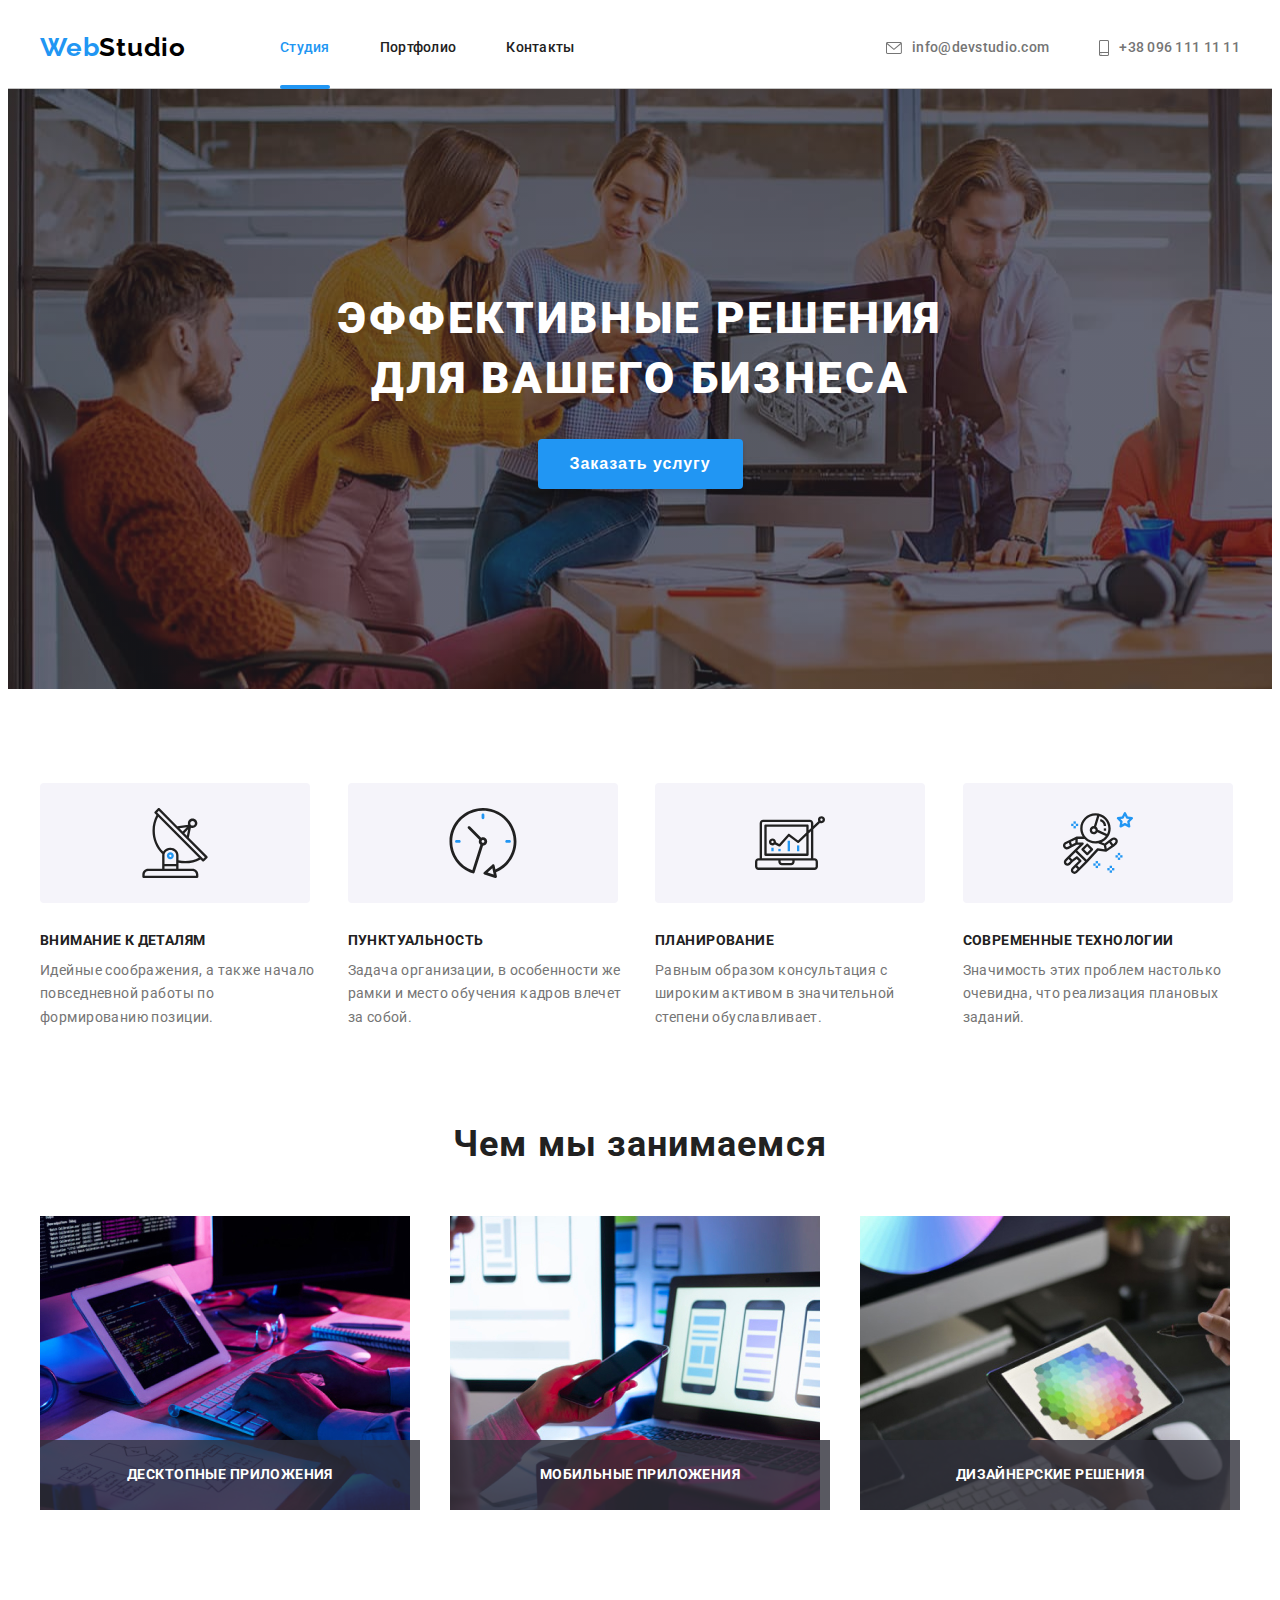
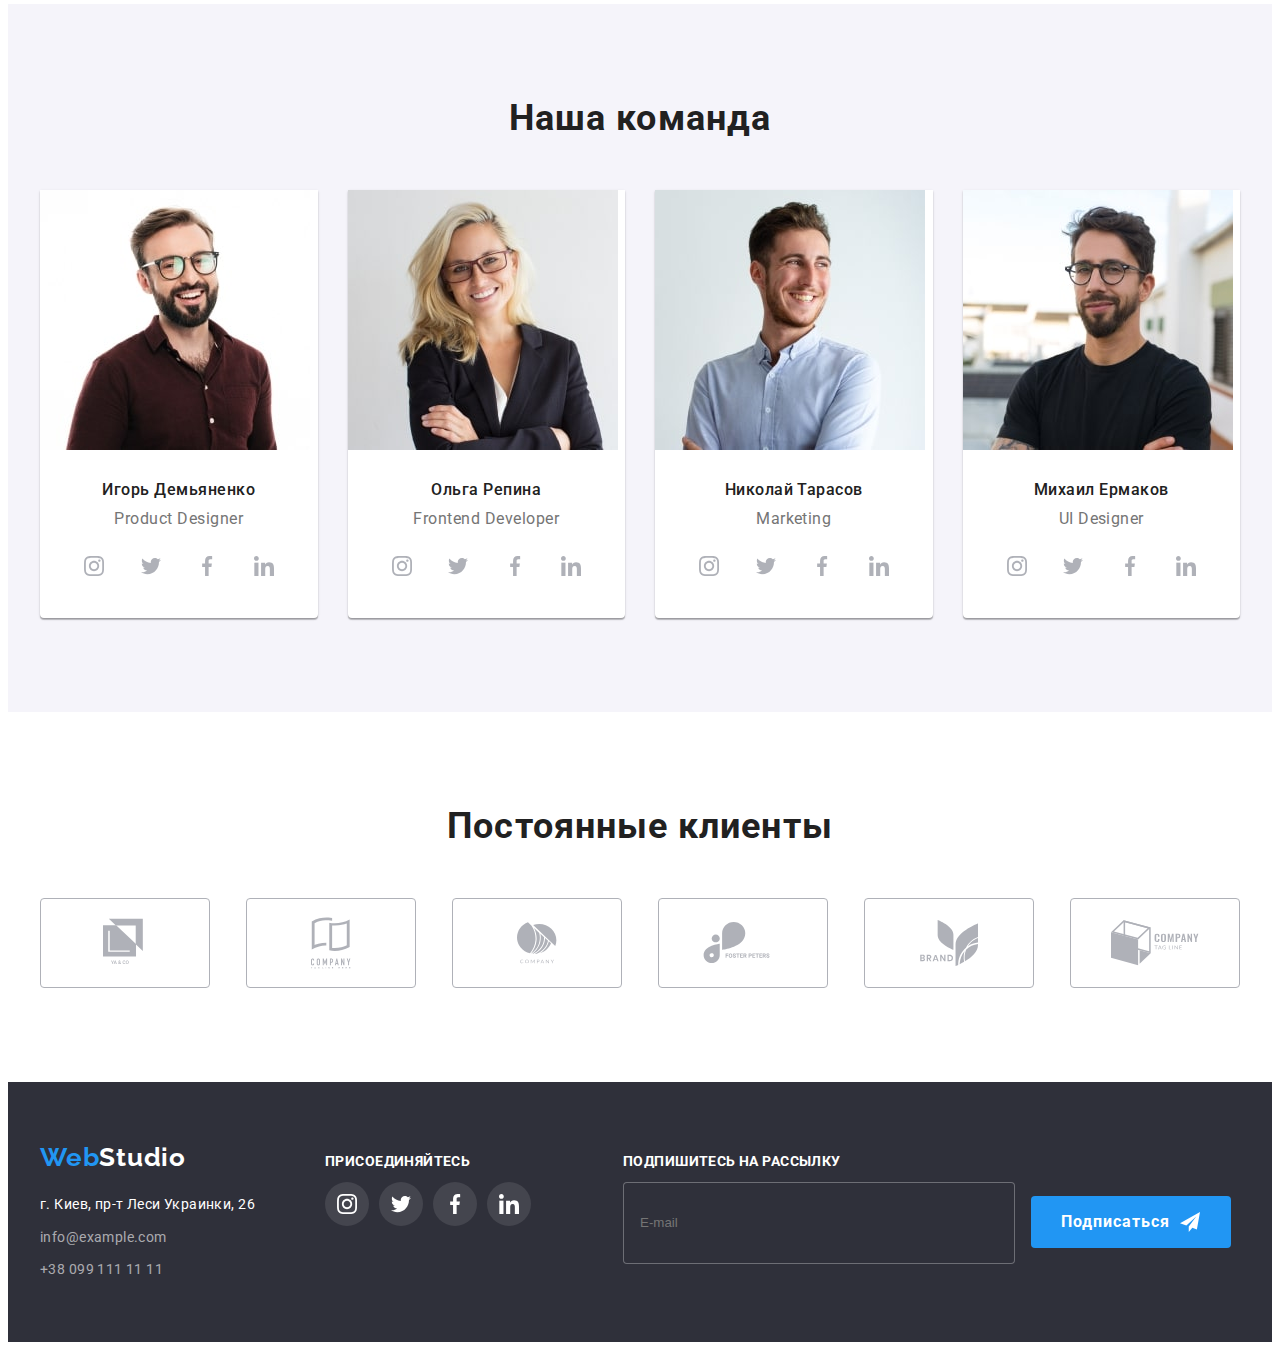
<file: index.html>
<!DOCTYPE html>
<html lang="ru">

<head>
    <meta charset="UTF-8">
    <meta http-equiv="X-UA-Compatible" content="IE=edge">
    <meta name="viewport" content="width=device-width, initial-scale=1.0">
    <title>WebStudio</title>
    <link rel="preconnect" href="https://fonts.gstatic.com">
    <link
        href="https://fonts.googleapis.com/css2?family=Raleway:wght@700&family=Roboto:wght@400;500;700;900&display=swap"
        rel="stylesheet">
    <link rel="stylesheet" href="https://cdnjs.cloudflare.com/ajax/libs/modern-normalize/1.0.0/modern-normalize.min.css"
        integrity="sha512-ISS7cAi1PEhQ8jnbJpJZMd29NlhNj4AWYyLOSp2CE/CsHxTCu+r+t0D2yoJudVrd0/8fTVPUVDzY5Tvli75u/g=="
        crossorigin="anonymous" />
    <link rel="stylesheet" href="./css/styles.css">
</head>

<body>

    <header class="header">
        <div class="container">
            <nav class="navigation">
                <a class="logo link " href="./index.html" lang="en">Web<span class="logo-light-theme">Studio</span></a>
                <ul class="list navigation-list">
                    <li class="navigation-item">
                        <a class="navigation-link link chosen" href="./index.html">Студия</a>
                    </li>
                    <li class="navigation-item">
                        <a class="navigation-link link" href="./portfolio.html">Портфолио</a>
                    </li>
                    <li class="navigation-item">
                        <a class="navigation-link link" href="">Контакты</a>
                    </li>
                </ul>
            </nav>
            <ul class="navigation-contacts-list list">
                <li class="navigation-contacts-item">
                    <a class="post-link link" href="mailto:info@devstudio.com">
                        <svg class="icon-header" width="16" height="12">
                            <use href="./images/sprite.svg#icon-envelope"></use>
                        </svg> info@devstudio.com
                    </a>
                </li>
                <li class="navigation-contacts-item">
                    <a class="tel-link link" href="tel:+380961111111">
                        <svg class="icon-header" width="10" height="16">
                            <use href="./images/sprite.svg#icon-smartphone"></use>
                        </svg>+38 096 111 11 11
                    </a>
                </li>
            </ul>
        </div>
    </header>

    <main>
        <!-- HERO -->
        <section class="hero">
            <div class="container">
                <h1 class="hero-titel">Эффективные решения для вашего бизнеса</h1>
                <button class="modal-button" type="button" data-modal-open>Заказать услугу</button>
                </div>

        </section>

        <!-- Features -->
        <section class="features">
            <div class="container">
                <h2 class="visually-hidden">Особенности</h2>
                <ul class="features-list list">
                    <li class="features-item ">
                        <div class="features-icon-box">
                            <svg class="features-icon" width="70px" height="70px">
                                <use href="./images/sprite.svg#icon-antenna"></use>
                            </svg>
                        </div>
                        <h3 class=features-subtitle>Внимание к деталям</h3>
                        <p class="features-description">
                            Идейные соображения, а также начало повседневной работы по
                            формированию позиции.
                        </p>
                    </li>
                    <li class="features-item">
                        <div class="features-icon-box">
                            <svg class="features-icon" width="70px" height="70px">
                                <use href="./images/sprite.svg#icon-clock"></use>
                            </svg>
                        </div>
                        <h3 class=features-subtitle>Пунктуальность</h3>
                        <p class="features-description">
                            Задача организации, в особенности же рамки и место обучения кадров
                            влечет за собой.
                        </p>
                    </li>
                    <li class="features-item">
                        <div class="features-icon-box">
                            <svg class="features-icon" width="70px" height="70px">
                                <use href="./images/sprite.svg#icon-diagram"></use>
                            </svg>
                        </div>
                        <h3 class=features-subtitle>Планирование</h3>
                        <p class="features-description">
                            Равным образом консультация с широким активом в значительной степени
                            обуславливает.
                        </p>
                    </li>
                    <li class="features-item">
                        <div class="features-icon-box">
                            <svg class="features-icon" width="70px" height="70px">
                                <use href="./images/sprite.svg#icon-astronaut"></use>
                            </svg>
                        </div>
                        <h3 class=features-subtitle>Современные технологии</h3>
                        <p class="features-description">
                            Значимость этих проблем настолько очевидна, что реализация плановых
                            заданий.
                        </p>
                    </li>
                </ul>
            </div>
        </section>

        <!-- Our work -->
        <section class="work">
            <div class="container">
                <h2 class="section-subtitel">Чем мы занимаемся</h2>
                <ul class="work-list list">
                    <li class="work-item">
                        <img class="work-img" src="./images/our_work/our_work_img_1.jpg" alt=" программист верстает веб-страницу" width="370"
                            height="294">
                        <div class="picture-caption">
                            <h3 class="subtitel-caption">Десктопные приложения</h3>
                        </div>
                    </li>
                    <li class="work-item">
                        <img class="work-img" src="./images/our_work/our_work_img_2.jpg"
                            alt="програмист адаптирует сайт для мобильных устройств" width="370" height="294">
                        <div class="picture-caption">
                            <h3 class="subtitel-caption">Мобильные приложения</h3>
                        </div>
                    </li>
                    <li class="work-item">
                        <img class="work-img" src="./images/our_work/our_work_img_3.jpg" alt="дизайнер делает макет веб-страницу" width="370"
                            height="294">
                        <div class="picture-caption">
                            <h3 class="subtitel-caption">Дизайнерские решения</h3>
                        </div>
                    </li>
                </ul>
            </div>
        </section>

        <!-- Team -->
        <section class="team">
            <div class="container">
                <h2 class="section-subtitel">Наша команда</h2>
                <ul class="team-list list">
                    <li class="team-item">
                        <img class="team-img" src="./images/team/igor_dem'yanenko.jpg" alt="Игорь Демьяненко" width="270" height="260">
                        <div class="team-des-images">
                            <h4 class="team-subtitle">Игорь Демьяненко</h4>
                            <p class="team-des" lang="en">Product Designer</p>
                            <ul class="team-icon-list list">
                                <li class="team-icon-item">
                                    <a href="" class="team-link-icon link">
                                        <svg class="team-icon" width="20" height="20">
                                            <use href="./images/sprite.svg#icon-instagram"></use>
                                        </svg>
                                    </a>
                                </li>
                                <li class="team-icon-item">
                                    <a href="" class="team-link-icon link">
                                        <svg class="team-icon" width="20" height="20">
                                            <use href="./images/sprite.svg#icon-twitter"></use>
                                        </svg>
                                    </a>
                                </li>
                                <li class="team-icon-item">
                                    <a href="" class="team-link-icon link">
                                        <svg class="team-icon" width="20" height="20">
                                            <use href="./images/sprite.svg#icon-facebook"></use>
                                        </svg>
                                    </a>
                                </li>
                                <li class="team-icon-item">
                                    <a href="" class="team-link-icon link">
                                        <svg class="team-icon" width="20" height="20">
                                            <use href="./images/sprite.svg#icon-linkedin"></use>
                                        </svg>
                                    </a>
                                </li>
                            </ul>
                        </div>
                    </li>
                    <li class="team-item">
                        <img class="team-img" src="./images/team/olga_repina.jpg" alt="Ольга Репина" width="270" height="260">
                        <div class="team-des-images">
                            <h4 class="team-subtitle">Ольга Репина</h4>
                            <p class="team-des" lang="en">Frontend Developer</p>
                            <ul class="team-icon-list list">
                                <li class="team-icon-item">
                                    <a href="" class="team-link-icon link">
                                        <svg class="team-icon" width="20" height="20">
                                            <use href="./images/sprite.svg#icon-instagram"></use>
                                        </svg>
                                    </a>
                                </li>
                                <li class="team-icon-item">
                                    <a href="" class="team-link-icon link">
                                        <svg class="team-icon" width="20" height="20">
                                            <use href="./images/sprite.svg#icon-twitter"></use>
                                        </svg>
                                    </a>
                                </li>
                                <li class="team-icon-item">
                                    <a href="" class="team-link-icon link">
                                        <svg class="team-icon" width="20" height="20">
                                            <use href="./images/sprite.svg#icon-facebook"></use>
                                        </svg>
                                    </a>
                                </li>
                                <li class="team-icon-item">
                                    <a href="" class="team-link-icon link">
                                        <svg class="team-icon" width="20" height="20">
                                            <use href="./images/sprite.svg#icon-linkedin"></use>
                                        </svg>
                                    </a>
                                </li>
                            </ul>
                        </div>
                    </li>
                    <li class="team-item">
                        <img class="team-img" src="./images/team/nikolay_tarasov.jpg" alt="Николай Тарасов" width="270" height="260">
                        <div class="team-des-images">
                            <h4 class="team-subtitle">Николай Тарасов</h4>
                            <p class="team-des" lang="en">Marketing</p>
                            <ul class="team-icon-list list">
                                <li class="team-icon-item">
                                    <a href="" class="team-link-icon link">
                                        <svg class="team-icon" width="20" height="20">
                                            <use href="./images/sprite.svg#icon-instagram"></use>
                                        </svg>
                                    </a>
                                </li>
                                <li class="team-icon-item">
                                    <a href="" class="team-link-icon link">
                                        <svg class="team-icon" width="20" height="20">
                                            <use href="./images/sprite.svg#icon-twitter"></use>
                                        </svg>
                                    </a>
                                </li>
                                <li class="team-icon-item">
                                    <a href="" class="team-link-icon link">
                                        <svg class="team-icon" width="20" height="20">
                                            <use href="./images/sprite.svg#icon-facebook"></use>
                                        </svg>
                                    </a>
                                </li>
                                <li class="team-icon-item">
                                    <a href="" class="team-link-icon link">
                                        <svg class="team-icon" width="20" height="20">
                                            <use href="./images/sprite.svg#icon-linkedin"></use>
                                        </svg>
                                    </a>
                                </li>
                            </ul>
                        </div>
                    </li>
                    <li class="team-item">
                        <img class="team-img" src="./images/team/mikhail_ermakov.jpg" alt="Михаил Ермаков" width="270" height="260">
                        <div class="team-des-images">
                            <h4 class="team-subtitle">Михаил Ермаков</h4>
                            <p class="team-des" lang="en">UI Designer</p>
                            <ul class="team-icon-list list">
                                <li class="team-icon-item">
                                    <a href="" class="team-link-icon link">
                                        <svg class="team-icon" width="20" height="20">
                                            <use href="./images/sprite.svg#icon-instagram"></use>
                                        </svg>
                                    </a>
                                </li>
                                <li class="team-icon-item">
                                    <a href="" class="team-link-icon link">
                                        <svg class="team-icon" width="20" height="20">
                                            <use href="./images/sprite.svg#icon-twitter"></use>
                                        </svg>
                                    </a>
                                </li>
                                <li class="team-icon-item">
                                    <a href="" class="team-link-icon link">
                                        <svg class="team-icon" width="20" height="20">
                                            <use href="./images/sprite.svg#icon-facebook"></use>
                                        </svg>
                                    </a>
                                </li>
                                <li class="team-icon-item">
                                    <a href="" class="team-link-icon link">
                                        <svg class="team-icon" width="20" height="20">
                                            <use href="./images/sprite.svg#icon-linkedin"></use>
                                        </svg>
                                    </a>
                                </li>
                            </ul>
                        </div>
                    </li>
                </ul>
            </div>
        </section>

        <!-- Clients -->
        <section class="clients">
            <div class="container">
                <h2 class="section-subtitel">Постоянные клиенты</h2>
                <ul class="clients-list list">
                    <li class="clients-item">
                        <a class="clients-link link" href="#">
                            <svg class="clients-icon" width="44px" height="50px">
                                <use href="./images/sprite.svg#icon-logo-1"></use>
                            </svg>
                        </a>
                    </li>
                    <li class="clients-item">
                        <a class="clients-link link" href="">
                            <svg class="clients-icon" width="40px" height="52px">
                                <use href="./images/sprite.svg#icon-logo-2"></use>
                            </svg>
                        </a>
                    </li>
                    <li class="clients-item">
                        <a class="clients-link link" href="">
                            <svg class="clients-icon" width="40px" height="42px">
                                <use href="./images/sprite.svg#icon-logo-3"></use>
                            </svg>
                        </a>
                    </li>
                    <li class="clients-item">
                        <a class="clients-link link" href="">
                            <svg class="clients-icon" width="80px" height="42px">
                                <use href="./images/sprite.svg#icon-logo-4"></use>
                            </svg>
                        </a>
                    </li>
                    <li class="clients-item">
                        <a class="clients-link link" href="">
                            <svg class="clients-icon" width="60px" height="46px">
                                <use href="./images/sprite.svg#icon-logo-5"></use>
                            </svg>
                        </a>
                    </li>
                    <li class="clients-item">
                        <a class="clients-link link" href="">
                            <svg class="clients-icon" width="88px" height="46px">
                                <use href="./images/sprite.svg#icon-logo-6"></use>
                            </svg>
                        </a>
                    </li>
                </ul>
            </div>
        </section>
    </main>

    <footer class="footer">
        <div class="container">
            <div class="footer-box-contacts">
                <a class="logo link " href="./index.html" lang="en">Web<span class="logo-dark-theme">Studio</span></a>
                <address class="address">
                    <a class="footer-map-link link" href="https://goo.gl/maps/QqtEN7H4BZ3kn7jD6" target="_blank"
                        rel="noreferrer noopener">
                        г.
                        Киев,
                        пр-т
                        Леси Украинки, 26 </a>
                    <ul class="footer-list list">
                        <li class="footer-item">
                            <a class="footer-contacts-link link" href="maito:info@example.com">info@example.com</a>
                        </li>
                        <li class="footer-item">
                            <a class="footer-contacts-link link" href="tel:+380991111111">+38 099 111 11 11</a>
                        </li>
                    </ul>
                </address>
            </div>
            <div class="footer-box-networks">
                <b class="footer-text">присоединяйтесь</b>
                <ul class="footer-list-icon list">
                    <li class="footer-item-icon">
                        <a class="footer-icon-link link" href="">
                            <svg class="footer-icon" width="20" height="20">
                                <use href="./images/sprite.svg#icon-instagram"></use>
                            </svg>
                        </a>
                    </li>
                    <li class="footer-item-icon">
                        <a class="footer-icon-link link" href="">
                            <svg class="footer-icon" width="20" height="20">
                                <use href="./images/sprite.svg#icon-twitter"></use>
                            </svg>
                        </a>
                    </li>
                    <li class="footer-item-icon">
                        <a class="footer-icon-link link" href="">
                            <svg class="footer-icon" width="20" height="20">
                                <use href="./images/sprite.svg#icon-facebook"></use>
                            </svg>
                        </a>
                    </li>
                    <li class="footer-item-icon">
                        <a class="footer-icon-link link" href="">
                            <svg class="footer-icon" width="20" height="20">
                                <use href="./images/sprite.svg#icon-linkedin"></use>
                            </svg>
                        </a>
                    </li>
                </ul>
            </div>
            <form class="footer-form-subscription">
                <b class="footer-text">Подпишитесь на рассылку</b>
                <input class="footer-input" type="email" name="mail"placeholder="E-mail"autocomplete="off"/>
                <button type="submit" class="button-subscribe">
                  Подписаться
                  <svg class="footer-button-icon" width="24" height="24">
                    <use href="./images/sprite.svg#icon-send"></use>
                  </svg>
                </button>
              </form>
        </div>
    </footer>
    
    <div class="backdrop is-hidden" data-modal>
        <div class="modal">
            <button type="button" class="modal-close-button" data-modal-close>
                <svg class="icon-modal-close" width="11" height="11">
                    <use href="./images/sprite.svg#icon-close"></use>
                </svg>
            </button>
            <form action="#" class="modal-form">
                <label for="" class="modal-form-field">
                    Имя
                    <input type="text" name="user-name" class="modal-form-input">
                </label>
                <label for="" class="modal-form-field">
                    Телефон
                    <input type="tel" name="user-phone" class="modal-form-input">
                </label>
                <label for="" class="modal-form-field">
                    Почта
                    <input type="tel" name="user-phone" class="modal-form-input">
                </label>
                <label for="" class="modal-form-field">
                    Комментарий
                    <textarea name="user-comments" class="modal-form-comments" placeholder="Введите текст"></textarea>
                </label>
                <input type="checkbox" name="user-term" class="modal-form-term">
            </form>
        </div>
    </div>

    <div>
        
    </div>
    
    <script src="./js/modal.js"></script>
</body>

</html>
</file>
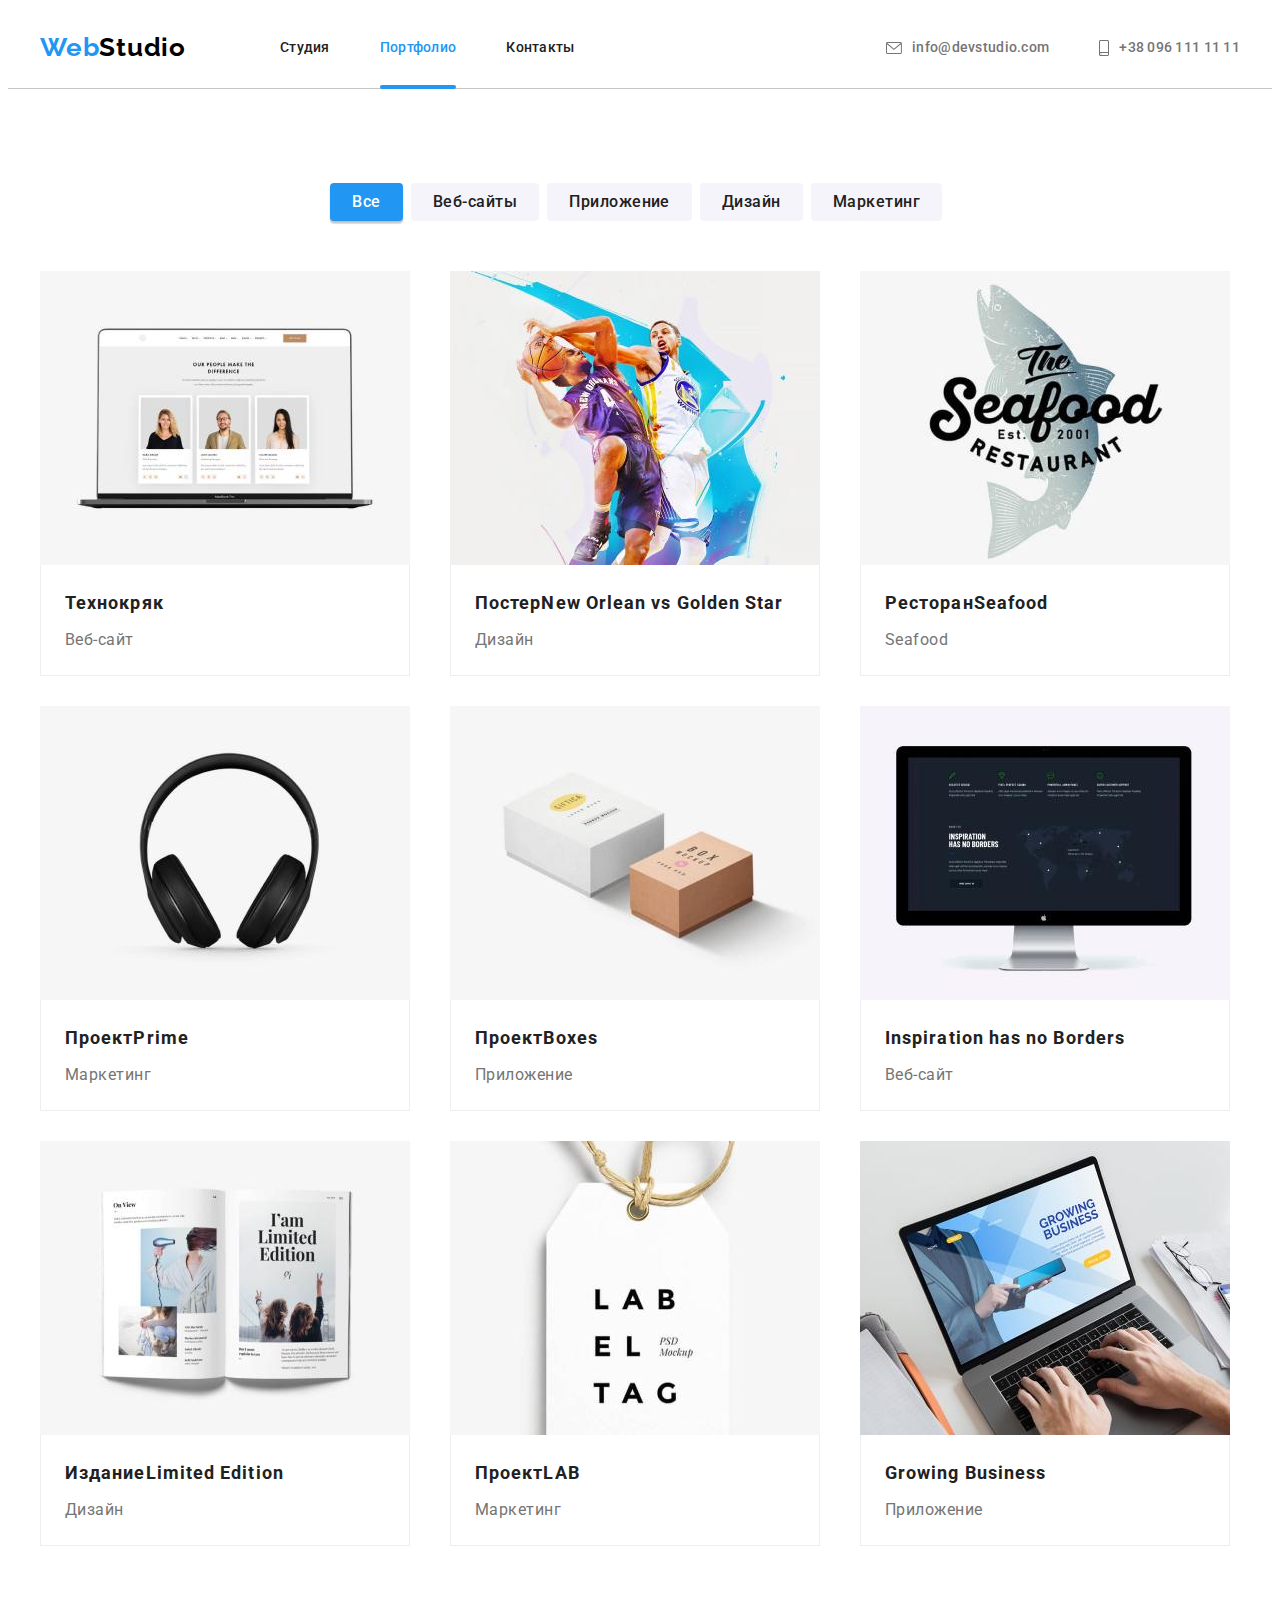
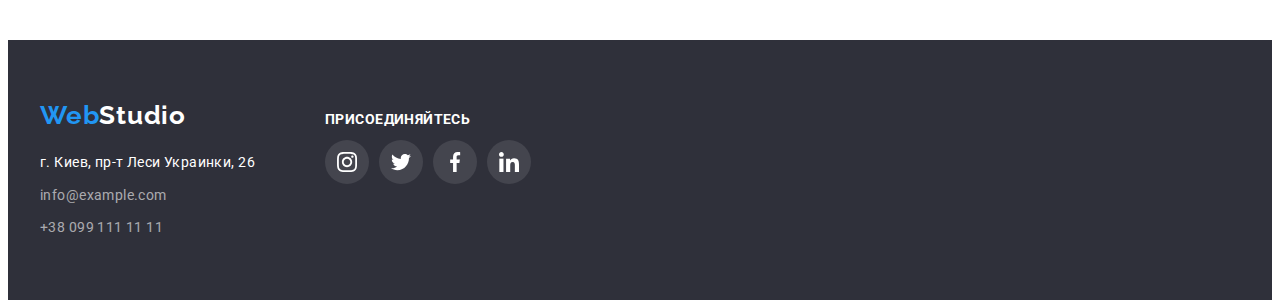
<file: portfolio.html>
<!DOCTYPE html>
<html lang="ru">

<head>
    <meta charset="UTF-8">
    <meta http-equiv="X-UA-Compatible" content="IE=edge">
    <meta name="viewport" content="width=device-width, initial-scale=1.0">
    <title>Portfolio</title>
    <link
        href="https://fonts.googleapis.com/css2?family=Raleway:wght@700&family=Roboto:wght@400;500;700;900&display=swap"
        rel="stylesheet">
    <link rel="stylesheet" href="https://cdnjs.cloudflare.com/ajax/libs/modern-normalize/1.0.0/modern-normalize.min.css"
        integrity="sha512-ISS7cAi1PEhQ8jnbJpJZMd29NlhNj4AWYyLOSp2CE/CsHxTCu+r+t0D2yoJudVrd0/8fTVPUVDzY5Tvli75u/g=="
        crossorigin="anonymous" />
    <link rel="stylesheet" href="./css/styles.css">

</head>

<body>

    <header class="header">
        <div class="container">
            <nav class="navigation">
                <a class="logo link " href="./index.html" lang="en">Web<span class="logo-light-theme">Studio</span></a>
                <ul class="list navigation-list">
                    <li class="navigation-item">
                        <a class="navigation-link link" href="./index.html">Студия</a>
                    </li>
                    <li class="navigation-item">
                        <a class="navigation-link link chosen" href="./portfolio.html">Портфолио</a>
                    </li>
                    <li class="navigation-item">
                        <a class="navigation-link link" href="">Контакты</a>
                    </li>
                </ul>
            </nav>
            <ul class="navigation-contacts-list list">
                <li class="navigation-contacts-item">
                    <a class="post-link link" href="mailto:info@devstudio.com">
                        <svg class="icon-header" width="16" height="12">
                            <use href="./images/sprite.svg#icon-envelope"></use>
                        </svg> info@devstudio.com
                    </a>
                </li>
                <li class="navigation-contacts-item">
                    <a class="tel-link link" href="tel:+380961111111">
                        <svg class="icon-header" width="10" height="16">
                            <use href="./images/sprite.svg#icon-smartphone"></use>
                        </svg>+38 096 111 11 11
                    </a>
                </li>
            </ul>
        </div>
    </header>
    
    <main>
        <!-- Filter button -->
        <section class="filter">
            <div class="container">
                <h1 class="visually-hidden">Кнопки навигации</h1>
                <ul class="filter-list list">
                    <li class="filter-item">
                        <button class=" filter-button chosen-button" type="button">Все</button>
                    </li>
                    <li class="filter-item">
                        <button class="filter-button" type="button" >Веб-сайты</button>
                    </li>
                    <li class="filter-item">
                        <button class="filter-button" type="button" >Приложение</button>
                    </li>
                    <li class="filter-item">
                        <button class="filter-button" type="button" >Дизайн</button>
                    </li>
                    <li class="filter-item">
                        <button class="filter-button" type="button" >Маркетинг</button>
                    </li>
                </ul>
                <!-- Project -->
                <ul class="project-list list">
                    <li class="project-item" >
                        <a class="project-link link" href="">
                            <div class="project-list-wrapper">
                                <img class="project-image" src="images/gallery/projects-1-1.jpg"
                                    alt="Веб-сайт Технокряк" width="370" height="294">
                                <p class="overlay-text">
                                    Технокряк это современная площадка распространения коронавируса.
                                    Компании используют эту платформу для цифрового
                                    шпионажа и атак на защищённые сервера конкурентов.
                                </p>
                            </div>
                            <div class="des-project-images">
                                <h2 class="project-subtitle">Технокряк</h2>
                                <p class="project-description">Веб-сайт</p>
                            </div>
                        </a>
                    </li>
                    <li class="project-item" >
                        <a class="project-link link" href="">
                            <div class="project-list-wrapper">
                                <img class="project-image" src="images/gallery/projects-1-2.jpg"
                                    alt="Дизайн постер New Orlean vs Golden Star" width="370" height="294">
                                <p class="overlay-text">
                                    Технокряк это современная площадка распространения коронавируса.
                                    Компании используют эту платформу для цифрового
                                    шпионажа и атак на защищённые сервера конкурентов.
                                </p>
                            </div>
                            <div class="des-project-images">
                                <h2 class="project-subtitle">Постер<span lang="en">New Orlean vs Golden Star</span></h2>
                                <p class="project-description">Дизайн</p>
                            </div>
                        </a>
                    </li>
                    <li class="project-item" >
                        <a class="project-link link" href="">
                            <div class="project-list-wrapper">
                                <img class="project-image" src="images/gallery/projects-1-3.jpg"
                                    alt="Приложение Ресторан Seafood" width="370" height="294">
                                <p class="overlay-text">
                                    Технокряк это современная площадка распространения коронавируса.
                                    Компании используют эту платформу для цифрового
                                    шпионажа и атак на защищённые сервера конкурентов.
                                </p>
                            </div>
                            <div class="des-project-images">
                                <h2 class="project-subtitle">Ресторан<span lang="en">Seafood</span></h2>
                                <p class="project-description">Seafood</p>
                            </div>
                        </a>
                    </li>
                    <li class="project-item" >
                        <a class="project-link link" href="">
                            <div class="project-list-wrapper">
                                <img class="project-image" src="images/gallery/projects-2-1.jpg"
                                    alt="Маркетинг Проект Prime" width="370" height="294">
                                <p class="overlay-text">
                                    Технокряк это современная площадка распространения коронавируса.
                                    Компании используют эту платформу для цифрового
                                    шпионажа и атак на защищённые сервера конкурентов.
                                </p>
                            </div>
                            <div class="des-project-images">
                                <h2 class="project-subtitle">Проект<span lang="en">Prime</span></h2>
                                <p class="project-description">Маркетинг</p>
                            </div>
                        </a>
                    </li>
                    <li class="project-item" >
                        <a class="project-link link" href="">
                            <div class="project-list-wrapper">
                                <img class="project-image" src="images/gallery/projects-2-2.jpg"
                                    alt="Приложение Прект Boxer" width="370" height="294">
                                <p class="overlay-text">
                                    Технокряк это современная площадка распространения коронавируса.
                                    Компании используют эту платформу для цифрового
                                    шпионажа и атак на защищённые сервера конкурентов.
                                </p>
                            </div>
                            <div class="des-project-images">
                                <h2 class="project-subtitle">Проект<span lang="en">Boxes</span></h2>
                                <p class="project-description">Приложение</p>
                            </div>
                        </a>
                    </li>
                    <li class="project-item" >
                        <a class="project-link link" href="">
                            <div class="project-list-wrapper">
                                <img class="project-image" src="images/gallery/projects-2-3.jpg"
                                    alt="Веб-сайт Insiration has no Borders" width="370" height="294">
                                <p class="overlay-text">
                                    Технокряк это современная площадка распространения коронавируса.
                                    Компании используют эту платформу для цифрового
                                    шпионажа и атак на защищённые сервера конкурентов.
                                </p>
                            </div>
                            <div class="des-project-images">
                                <h2 class="project-subtitle" lang="en">Inspiration has no Borders</h2>
                                <p class="project-description">Веб-сайт</p>
                            </div>
                        </a>
                    </li>
                    <li class="project-item" >
                        <a class="project-link link" href="">
                            <div class="project-list-wrapper">
                                <img class="project-image" src="images/gallery/projects-3-1.jpg"
                                    alt="Дизайн Издание Limited Edition" width="370" height="294">
                                <p class="overlay-text">
                                    Технокряк это современная площадка распространения коронавируса.
                                    Компании используют эту платформу для цифрового
                                    шпионажа и атак на защищённые сервера конкурентов.
                                </p>
                            </div>
                            <div class="des-project-images">
                                <h2 class="project-subtitle">Издание<span lang="en">Limited Edition</span></h2>
                                <p class="project-description">Дизайн</p>
                            </div>
                        </a>
                    </li>
                    <li class="project-item" >
                        <a class="project-link link" href="">
                            <div class="project-list-wrapper">
                                <img class="project-image" src="images/gallery/projects-3-2.jpg" alt="Маркетинг Прект LAB"
                                    width="370" height="294">
                                <p class="overlay-text">
                                    Технокряк это современная площадка распространения коронавируса.
                                    Компании используют эту платформу для цифрового
                                    шпионажа и атак на защищённые сервера конкурентов.
                                </p>
                            </div>
                            <div class="des-project-images">
                                <h2 class="project-subtitle">Проект<span lang="en">LAB</span></h2>
                                <p class="project-description">Маркетинг</p>
                            </div>
                        </a>
                    </li>
                    <li class="project-item" >
                        <a class="project-link link" href="">
                            <div class="project-list-wrapper">
                                <img class="project-image" src="images/gallery/projects-3-3.jpg"
                                    alt="Приложение Growing Business" width="370" height="294">
                                <p class="overlay-text">
                                    Технокряк это современная площадка распространения коронавируса.
                                    Компании используют эту платформу для цифрового
                                    шпионажа и атак на защищённые сервера конкурентов.
                                </p>
                                </div>
                            <div class="des-project-images">
                                <h2 class="project-subtitle" lang="en">Growing Business</h2>
                                <p class="project-description">Приложение</p>
                            </div>
                        </a>
                    </li>
                </ul>
            </div>
        </section>

    </main>

    <footer class="footer">
        <div class="container">
            <div class="footer-box-contacts">
                <a class="logo link " href="./index.html" lang="en">Web<span class="logo-dark-theme">Studio</span></a>
                <address class="address">
                    <a class="footer-map-link link" href="https://goo.gl/maps/QqtEN7H4BZ3kn7jD6" target="_blank"
                        rel="noreferrer noopener">
                        г.
                        Киев,
                        пр-т
                        Леси Украинки, 26 </a>
                    <ul class="footer-list list">
                        <li class="footer-item">
                            <a class="footer-contacts-link link" href="maito:info@example.com">info@example.com</a>
                        </li>
                        <li class="footer-item">
                            <a class="footer-contacts-link link" href="tel:+380991111111">+38 099 111 11 11</a>
                        </li>
                    </ul>
                </address>
            </div>
            <div class="footer-box-networks">
                <b class="footer-text">присоединяйтесь</b>
                <ul class="footer-list-icon list">
                    <li class="footer-item-icon">
                        <a class="footer-icon-link link" href="">
                            <svg class="footer-icon" width="20" height="20">
                                <use href="./images/sprite.svg#icon-instagram"></use>
                            </svg>
                        </a>
                    </li>
                    <li class="footer-item-icon">
                        <a class="footer-icon-link link" href="">
                            <svg class="footer-icon" width="20" height="20">
                                <use href="./images/sprite.svg#icon-twitter"></use>
                            </svg>
                        </a>
                    </li>
                    <li class="footer-item-icon">
                        <a class="footer-icon-link link" href="">
                            <svg class="footer-icon" width="20" height="20">
                                <use href="./images/sprite.svg#icon-facebook"></use>
                            </svg>
                        </a>
                    </li>
                    <li class="footer-item-icon">
                        <a class="footer-icon-link link" href="">
                            <svg class="footer-icon" width="20" height="20">
                                <use href="./images/sprite.svg#icon-linkedin"></use>
                            </svg>
                        </a>
                    </li>
                </ul>
            </div>
        </div>
    </footer>


</body>

</html>
</file>
<file: css/styles.css>
:root {
    --main-font: 'Roboto', sans-serif;
    --secondary-font: 'Raleway', sans-serif;
    --color-pointed-btn: #188CE8;
    --accent-color: #2196F3;
    --color-aссent: #757575;
    --color-text: #212121;
    --color-text-light-fon: #FFFFFF;
    --color-text-dark-fon: #000000;
    --color-footer-contakts:#ffffff99;
    --section--pt: 94px;
    --section--pb: 94px;
    --color-icon: #AFB1B8;
    --radius: 4px;
    --timing:cubic-bezier(0.4, 0, 0.2, 1);
}

body {
    font-family: var(--main-font);
}

h1,
h2,
h3,
h4,
h5,
h6,
p {
    margin: 0;
}

ul,
ol{
    margin: 0;
    padding: 0;
}

img{
    display: block;
}

.link {
    text-decoration: none;
    display: inline-block;
}

.list {
    list-style: none;
}

.address {
    font-style: normal;
}


.visually-hidden {
  position: absolute !important;
  clip: rect(1px 1px 1px 1px); /* IE6, IE7 */
  clip: rect(1px, 1px, 1px, 1px);
  padding: 0 !important;
  border: 0 !important;
  height: 1px !important;
  width: 1px !important;
  overflow: hidden;
}

.container {
    width: 1200px;
    margin: 0 auto;
    padding-right: 15px;
    padding-left: 15px;
}

.logo {
    padding-top: 24px;
    padding-bottom: 25px;
    margin-right: 94px;
    font-family: var(--secondary-font);
    font-weight: 700;
    font-size: 26px;
    line-height: 1.19;
    letter-spacing: 0.03em;

    color: var(--accent-color);
}

.logo-light-theme {
    color: var(--color-text-dark-fon);
}

.logo-dark-theme {
    color: var(--color-text-light-fon);
}

.section-subtitel {
    margin-bottom: 50px;
    font-weight: 700;
    font-size: 36px;
    line-height: 1.16;
    text-align: center;
    letter-spacing: 0.03em;

    color: var(--color-text);
}

/* =============== HEADER =============== */

.header {
    box-sizing: content-box;
    border-bottom-width: 1px;
    border-bottom-style: solid;
    border-bottom-color: #C4C4C4;

}

.header .container {
    display: flex;
    align-items: center;
}

.navigation {
    display: flex;
    align-items: center;
}

.navigation-list {
    display: flex;
    align-items: center;
}

.navigation-item:not(:last-child) {
    margin-right: 50px;
}

.navigation-contacts-list {
    margin-left: auto;
    display: flex;
}

.navigation-contacts-item {
    margin-right: 50px;
}
.navigation-contacts-item:last-child {
    margin-right: 0;
}

.navigation-link {
    padding-top: 32px;
    padding-bottom: 32px;
    font-weight: 500;
    font-size: 14px;
    line-height: 1.14;
    letter-spacing: 0.02em;
    color: var(--color-text);
    transition: color 250ms var(--timing);


}

.navigation-link:hover,
.navigation-link:focus{
    color: var(--accent-color);
}

.chosen {
    position: relative;
    color: var(--accent-color);
}

.chosen::after {
    position: absolute;
    display: block;
    margin-top: 29px;
    content:'';
    width: 100%;
    background: var(--accent-color);
    border-radius: 2px;
    height: 4px;
}

.tel-link {
    display: flex;
    align-items: center;
    padding-top: 32px;
    padding-bottom: 32px;
    font-weight: 500;
    font-size: 14px;
    line-height: 1.14;
    letter-spacing: 0.02em;
    color: var(--color-aссent);
    transition: color 250ms var(--timing);

}

.tel-link:hover,
.tel-link:focus {
    color: var(--accent-color);
}

.post-link {
    display: flex;
    align-items: center;
    padding-top: 32px;
    padding-bottom: 32px;
    font-weight: 500;
    font-size: 14px;
    line-height: 1.14;
    letter-spacing: 0.02em;
    color: var(--color-aссent);
    transition: color 250ms var(--timing);
}

.post-link:hover,
.post-link:focus {
    color: var(--accent-color);
}

.icon-header {
    margin-right: 10px;
    fill: currentColor;
}

 /* =============== END HEADER =============== */

/* =============== HERO =============== */

.hero {
    margin: 0 auto;
    max-width: 1600px;
    padding-top: 200px;
    padding-bottom: 200px;
    text-align: center;
     background-image: linear-gradient(
        rgba(47, 48, 58, 0.4),
        rgba(47, 48, 58, 0.4)), 
    url(../images/hero/bg.jpg);
    background-color: #2F303A;
    background-repeat: no-repeat;
    background-size: cover;
}

.hero-titel {
    width: 700px;
    margin: 0 auto;
    margin-bottom: 30px;
    font-weight: 900;
    font-size: 44px;
    line-height: 1.36;
    text-align: center;
    letter-spacing: 0.06em;
    text-transform: uppercase;

    color: var(--color-text-light-fon);
}

.modal-button {
    border: none;
    min-width: 200px;
    padding: 10px 32px;
    font-weight: 700;
    font-size: 16px;
    line-height: 1.87;
    letter-spacing: 0.06em;
    background-color: var(--accent-color);
    cursor: pointer;
    box-shadow: 0px 4px 4px rgba(0, 0, 0, 0.15);
    border-radius: var(--radius);
    color: var(--color-text-light-fon);
    transition: background-color 250ms var(--timing);    
}

.modal-button:hover,
.modal-button:focus {
    background-color:var(--color-pointed-btn);
}
/* =============== END HERO =============== */


/* =============== FEATURES =============== */

.features-icon {
    width: 70px;
    height: 70px;
}

.features-icon-box {
    display: flex;
    justify-content: center;
    align-items: center;
    width: 270px;
    height: 120px;
    margin-bottom: 30px;
    background: #F5F4FA;
    border-radius: var(--radius);
}

.features {
    padding-top: var(--section--pt);
    padding-bottom: var(--section--pb);
}


.features-list {
    display: flex;
    margin-right: -30px;
}


.features-item {
    flex-basis:calc((100% - 90px) / 4);
    margin-right: 30px;
}


.features-subtitle {
    margin-bottom: 10px;
    font-weight: 700;
    font-size: 14px;
    line-height: 1.14;
    letter-spacing: 0.03em;
    text-transform: uppercase;

    color: var(--color-text);
}

.features-description {
    font-size: 14px;
    line-height: 1.71;
    letter-spacing: 0.03em;

    color: var(--color-aссent);
}
/* =============== END FEATURES =============== */


/* =============== OUR WORK =============== */

.work {
    padding-bottom: var(--section--pb);
}

.work-list {
    display: flex;
    margin-right: -30px;
}

.work-item {
    position: relative;
    flex-basis: calc((100% - 90px) /3);
    margin-right: 30px;
}

.picture-caption{
    position: absolute;
    width: 100%;
    bottom: 0;
    background: rgba(47, 48, 58, 0.8);
}

.subtitel-caption{
    margin: 27px 0px;
    font-family: var(--main-font);
    font-weight: 700;
    font-size: 14px;
    line-height: 1.14;
    text-align: center;
    letter-spacing: 0.03em;
    text-transform: uppercase;
    color:var(--color-text-light-fon);

}

/* =============== END OUR WORK =============== */

/* =============== TEAM =============== */

.team{
    padding-bottom: var(--section--pb);
    padding-top: var(--section--pt);
    background-color: #F5F4FA;
}

.team-list {
    display: flex;
    margin-right: -30px;
}

.team-item {
    flex-basis: calc((100% - 120px) / 3);
    margin-right: 30px;
    background: #FFFFFF;
    box-shadow: 0px 1px 3px rgba(0, 0, 0, 0.12), 0px 1px 1px rgba(0, 0, 0, 0.14), 0px 2px 1px rgba(0, 0, 0, 0.2);
    border-radius: 0px 0px 4px 4px;
}

.team-subtitle {
    margin-bottom: 10px;
    font-weight: 500;
    font-size: 16px;
    line-height: 1.19;
    text-align: center;
    letter-spacing: 0.03em;

    color: var(--color-text);

}

.team-des {
    margin-bottom: 16px;
    font-size: 16px;
    line-height: 1.19;
    text-align: center;
    letter-spacing: 0.03em;

    color: var(--color-aссent);
}

.team-des-images {
    padding: 30px 32px;
}

.team-icon-list {
    display: flex;
    justify-content: space-between;
}

.team-link-icon {
    display: flex;
    justify-content: center;
    align-items: center;
    width: 44px;
    height: 44px;
    border-radius: 50%;
    color: var(--color-icon);
    background-color: var(--color-text-light-fon);
    transition: 
    background-color 250ms var(--timing),
    color 250ms var(--timing);
}

.team-link-icon:hover,
.team-link-icon:focus {
    color: var(--color-text-light-fon);
    background-color:var(--accent-color);
}

.team-icon {
    fill: currentColor;
}

/* =============== END TEAM =============== */

.clients {
    padding-top: var(--section--pt);
    padding-bottom: var(--section--pb) ;
}

.clients-item {
    width: 170px;
    height: 90px;

}

.clients-link {
    box-sizing:border-box;
    display: flex;
    width: 100%;
    height: 100%;
    justify-content: center;
    align-items: center;
    color: var(--color-icon);
    border: 1px solid var(--color-icon);
    border-radius: var(--radius);
    transition: border 250ms var(--timing),
    color 250ms var(--timing);
}

.clients-link:hover ,
.clients-link:focus {
    color: var(--accent-color);
    border: 1px solid var(--accent-color);
}

.clients-icon {
    fill: currentColor;
}

/* .clients-link:hover .clients-icon,
.lients-link:focus .clients-icon {
  fill: var(--accent-color)
} */


.clients-list {
    display: flex;
    justify-content: space-between;
}

/* =============== FOOTER =============== */

.footer {
    padding-top: 60px;
    padding-bottom: 60px;
    background-color: #2F303A;
}

.footer .logo {
    padding-top: 0px;
    padding-bottom: 0px;
    margin-bottom: 20px;
    margin-right: 0;
}
.footer-map-link {
    margin-bottom: 9px;
    font-size: 14px;
    line-height: 1.71;
    letter-spacing: 0.03em;

    color: var(--color-text-light-fon);
}

.footer-item:not(:last-child) {
    margin-bottom: 9px;
}

.footer-contacts-link {
    font-size: 14px;
    line-height: 1.71;
    letter-spacing: 0.03em;
    color: var(--color-footer-contakts);
    transition: color 250ms var(--timing);
}

.footer-contacts-link:hover,
.footer-contacts-link:focus {
    color: var(--accent-color);
}

.footer .container  {
    display: flex;
    align-items: baseline;
}

.footer-box-networks {
    margin-left: 70px;
}
.footer-list-icon {
    display: flex;
    justify-content: space-between;
    margin-top: 20px;
    width: 206px;
}

.footer-icon-link {
    display: flex;
    justify-content: center;
    align-items: center;
    width: 44px;
    height: 44px;
    border-radius: 50%;
    color: var(--color-text-light-fon);
    background: rgba(255, 255, 255, 0.1);
    transition: background-color 250ms var(--timing);
}

.footer-icon {
    fill: currentColor;
}

.footer-icon-link:hover,
.footer-icon-link:focus {
    background-color:var(--accent-color);
}

.footer-text {
    display: block;
    font-family:var(--main-font);
    font-weight: 700;
    font-size: 14px;
    line-height: 1.14px;
    letter-spacing: 0.03em;
    text-transform: uppercase;
    color:var(--color-text-light-fon);
}

.footer-item-link {
    width:44px;
    height: 44px;
    border-radius: 50%;
}

.footer-form-subscription {
    margin-left: 92px;
}

.footer-input {
    margin-right: 12px;
    margin-top: 20px;
    width: 358px;
    height: 50px;
    border: 1px solid rgba(255, 255, 255, 0.3);
    border-radius: 4px;
    background-color: #2f303a;
    padding: 15px 16px;
    color: var(--color-text-light-fonr);
}

  .button-subscribe { 
    display: inline-flex;
    align-items: center;
    border: 1px solid transparent;
    padding: 10px 29px;
    border-radius: 4px;
    min-width: 200px;
    font-weight: 700;
    font-size: 16px;
    line-height: 1.87;
    letter-spacing: 0.06em;
    color: var(--color-text-light-fon);
    background-color: var(--accent-color);
    cursor: pointer;
    font-family: inherit;
    transition: background-color 250ms var(--timing),
      box-shadow 250ms var(--timing);
}

.button-subscribe:hover,
.button-subscribe:focus {
  background-color: var(--color-pointed-btn);
  box-shadow: 0px 4px 4px rgba(0, 0, 0, 0.15);
}

.footer-button-icon {
    fill: currentColor;
    width: 20px;
    height: 20px;
    margin-left: 10px;
}


/* =============== END FOOTER =============== */

/* =============== HEADER PARTFOLIO =============== */

.filter {
    padding-top: var(--section--pt);
    padding-bottom: var(--section--pb);
}

.filter-list {
    display: flex;
    justify-content: center;
    margin-bottom: 50px;
}

.filter-item {
    margin-right: 8px;
}

.filter-item:nth-child(5) {
    margin-right: 8px;
}


.filter-button {
    padding: 6px 22px;
    border: none;
    min-width: 73px;
    font-family: var(--main-font);
    font-weight: 500;
    font-size: 16px;
    line-height: 1.62;
    cursor: pointer;
    letter-spacing: 0.03em;
    background: #F5F4FA;
    border-radius: var(--radius);
    color:var(--color-text);
    transition: color 250ms var(--timing),
    background-color 250ms var(--timing),
    box-shadow 250ms var(--timing);
}

.filter-button:hover,
.filter-button:focus {
    color: var(--color-text-light-fon);
    background-color:var(--accent-color);
    box-shadow: 
    0px 3px 1px rgba(0, 0, 0, 0.1), 
    0px 1px 2px rgba(0, 0, 0, 0.08), 
    0px 2px 2px rgba(0, 0, 0, 0.12);
}

/* НЕ ПОНЯТНО ПРАВИЛЬНО ЛИ ЭТО  */
.chosen-button {
    background-color:var(--accent-color);
    color: var(--color-text-light-fon);
    box-shadow: 
    0px 3px 1px rgba(0, 0, 0, 0.1), 
    0px 1px 2px rgba(0, 0, 0, 0.08), 
    0px 2px 2px rgba(0, 0, 0, 0.12);
}

/* =============== END HEADER PARTFOLIO =============== */

/* =============== PARTFOLIO RROJECT =============== */

.project-list {
    display: flex;
    flex-wrap: wrap;
    margin-left: -30px;
    margin-bottom: -30px;
}

.project-item {
    flex-basis: calc((100% - 90px) / 3);
    margin-left: 30px;
    margin-bottom: 30px;
}

.project-link{
    transition: box-shadow 250ms var(--timing);
}

.project-link:hover, 
.project-link:focus {
    box-shadow: 
    0px 1px 1px rgb(0 0 0 / 12%),
    0px 4px 4px rgb(0 0 0 / 6%), 
    1px 4px 6px rgb(0 0 0 / 16%);
}

.des-project-images {
    padding: 20px 24px;
    background: #FFFFFF;
    border:1px solid #EEEEEE;
    border-top: none;
    box-sizing: border-box;
}

.project-subtitle {
    margin-bottom: 4px;
    font-weight: 700;
    font-size: 18px;
    line-height: 2;
    letter-spacing: 0.06em;

    color: var(--color-text);
}

.project-description {
    font-size: 16px;
    line-height: 1.87;
    letter-spacing: 0.03em;

color: var(--color-aссent);
}

.overlay-text {
    position: absolute;
    top: 0;
    left: 0;
    width: 100%;
    height: 100%;
    padding: 63px 24px;
    background: rgba(33, 150, 243, 0.9);
    font-family: Roboto;
    font-size: 18px;
    line-height: 1.55;
    letter-spacing: 0.03em;
    color: #FFFFFF;
    overflow: hidden;
    transform: translateY(101%);
    transition: transform 250ms cubic-bezier(0.4, 0, 0.2, 1);

}

.project-list-wrapper {
    position: relative;
    overflow: hidden;
}
.project-link:hover .overlay-text,
.project-link:focus .overlay-text {
    transform: translateY(0%)
}


/* =============== END PARTFOLIO RROJECT =============== */


.modal {
    position: absolute;
    top: 50%;
    left: 50%;
    transform: translate(-50%,-50%);
    width: 528px;
    height: 580px;
    background: var(--color-text-light-fon);
    box-shadow: 0px 1px 3px rgba(0, 0, 0, 0.12), 0px 1px 1px rgba(0, 0, 0, 0.14), 0px 2px 1px rgba(0, 0, 0, 0.2);
    border-radius: var(--radius);
}

.icon-modal-close {
    transition: fill 250ms var(--timing);
}

.modal-close-button{
    position: absolute;
    top: 8px;
    right: 8px;
    width: 30px;
    height: 30px;
    border-radius: 50%;
    background: var(--color-text-light-fon);
    border: 1px solid rgba(0, 0, 0, 0.1);
    cursor: pointer;
}

.modal-close-button:hover .icon-modal-close,
.modal-close-button:focus .icon-modal-close {
    fill: var(--accent-color);
}

.backdrop {
    position: fixed;
    top: 0;
    left: 0;
    width: 100vw;
    height: 100vh;
    background-color: rgba(0, 0, 0, 0.2);
    transition:opacity 250ms var(--timing),
    visibility 250ms var(--timing),
    pointer-events 250ms var(--timing);
}

.is-hidden {
    opacity: 0;
    visibility: hidden;
    pointer-events: none;
}
</file>
